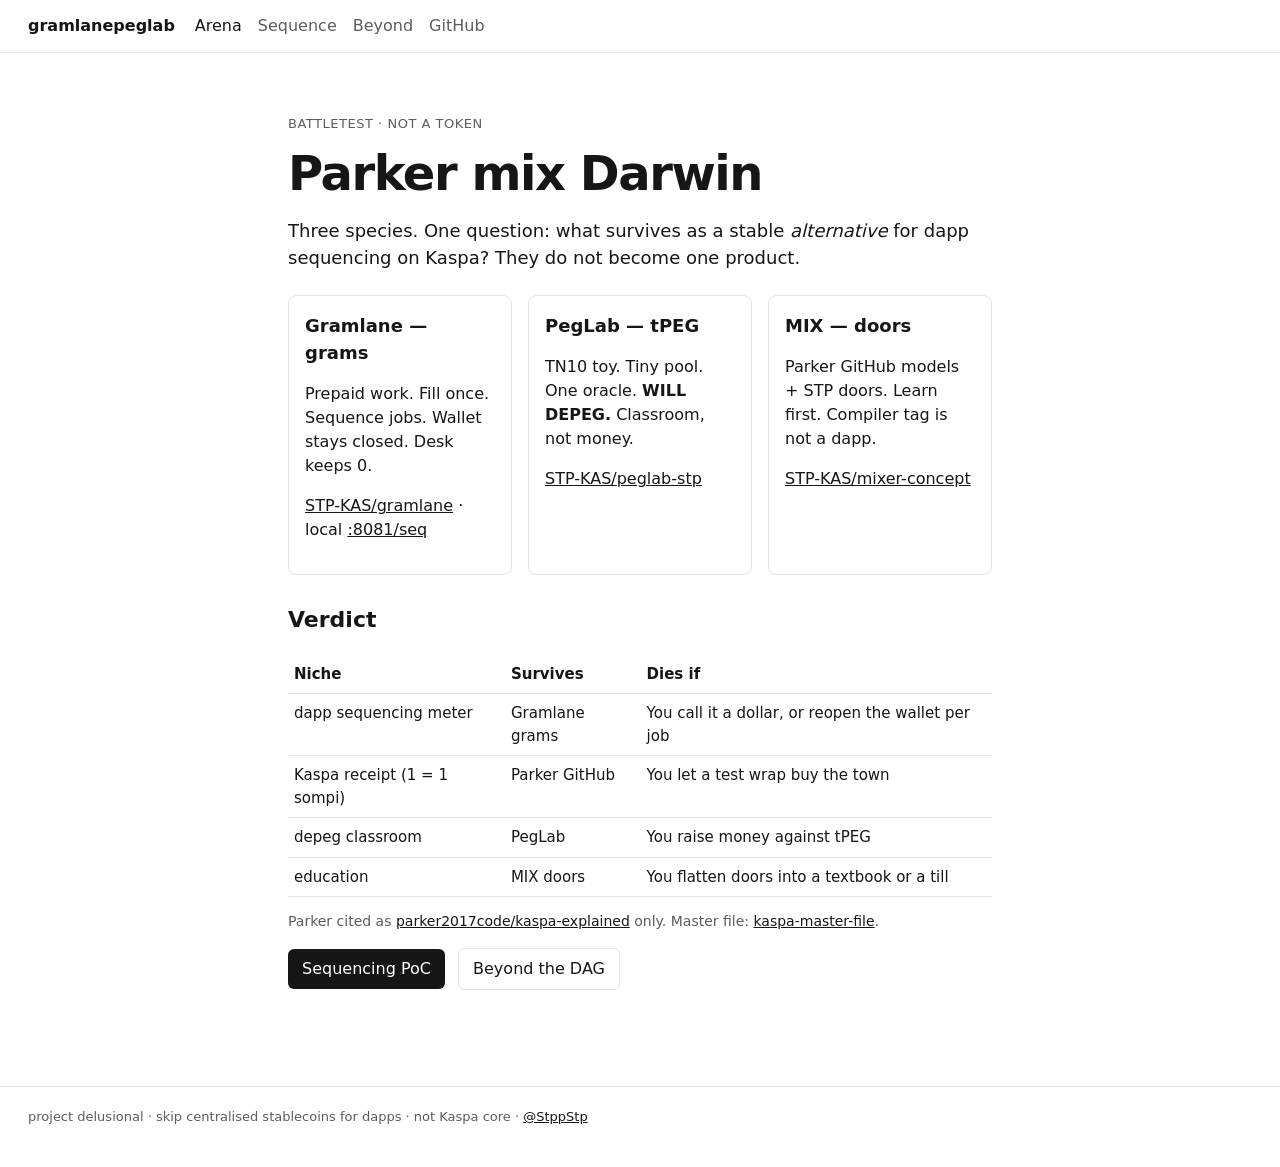
<file: web/index.html>
<!DOCTYPE html>
<html lang="en">
<head>
  <meta charset="utf-8" />
  <meta name="viewport" content="width=device-width, initial-scale=1" />
  <title>Parker mix Darwin · gramlanepeglab</title>
  <link rel="stylesheet" href="style.css" />
</head>
<body>
  <header>
    <a class="brand" href="/">gramlanepeglab</a>
    <nav>
      <a class="on" href="/">Arena</a>
      <a href="/seq.html">Sequence</a>
      <a href="/beyond.html">Beyond</a>
      <a href="https://github.com/STP-KAS/gramlanepeglab">GitHub</a>
    </nav>
  </header>
  <main>
    <p class="kicker">battletest · not a token</p>
    <h1>Parker mix Darwin</h1>
    <p class="lede">Three species. One question: what survives as a stable <em>alternative</em> for dapp sequencing on Kaspa? They do not become one product.</p>

    <div class="grid">
      <article>
        <h3>Gramlane — grams</h3>
        <p>Prepaid work. Fill once. Sequence jobs. Wallet stays closed. Desk keeps 0.</p>
        <p><a href="https://github.com/STP-KAS/gramlane">STP-KAS/gramlane</a> · local <a href="http://127.0.0.1:8081/seq">:8081/seq</a></p>
      </article>
      <article>
        <h3>PegLab — tPEG</h3>
        <p>TN10 toy. Tiny pool. One oracle. <strong>WILL DEPEG.</strong> Classroom, not money.</p>
        <p><a href="https://github.com/STP-KAS/peglab-stp">STP-KAS/peglab-stp</a></p>
      </article>
      <article>
        <h3>MIX — doors</h3>
        <p>Parker GitHub models + STP doors. Learn first. Compiler tag is not a dapp.</p>
        <p><a href="https://github.com/STP-KAS/mixer-concept">STP-KAS/mixer-concept</a></p>
      </article>
    </div>

    <h2>Verdict</h2>
    <table>
      <tr><th>Niche</th><th>Survives</th><th>Dies if</th></tr>
      <tr><td>dapp sequencing meter</td><td>Gramlane grams</td><td>You call it a dollar, or reopen the wallet per job</td></tr>
      <tr><td>Kaspa receipt (1 = 1 sompi)</td><td>Parker GitHub</td><td>You let a test wrap buy the town</td></tr>
      <tr><td>depeg classroom</td><td>PegLab</td><td>You raise money against tPEG</td></tr>
      <tr><td>education</td><td>MIX doors</td><td>You flatten doors into a textbook or a till</td></tr>
    </table>
    <p class="tiny">Parker cited as <a href="https://github.com/parker2017code/kaspa-explained">parker2017code/kaspa-explained</a> only. Master file: <a href="https://github.com/STP-KAS/kaspa-master-file">kaspa-master-file</a>.</p>
    <p><a class="btn" href="/seq.html">Sequencing PoC</a> <a class="btn ghost" href="/beyond.html">Beyond the DAG</a></p>
  </main>
  <footer>
    project delusional · skip centralised stablecoins for dapps · not Kaspa core · <a href="https://x.com/StppStp">@StppStp</a>
  </footer>
</body>
</html>
</file>
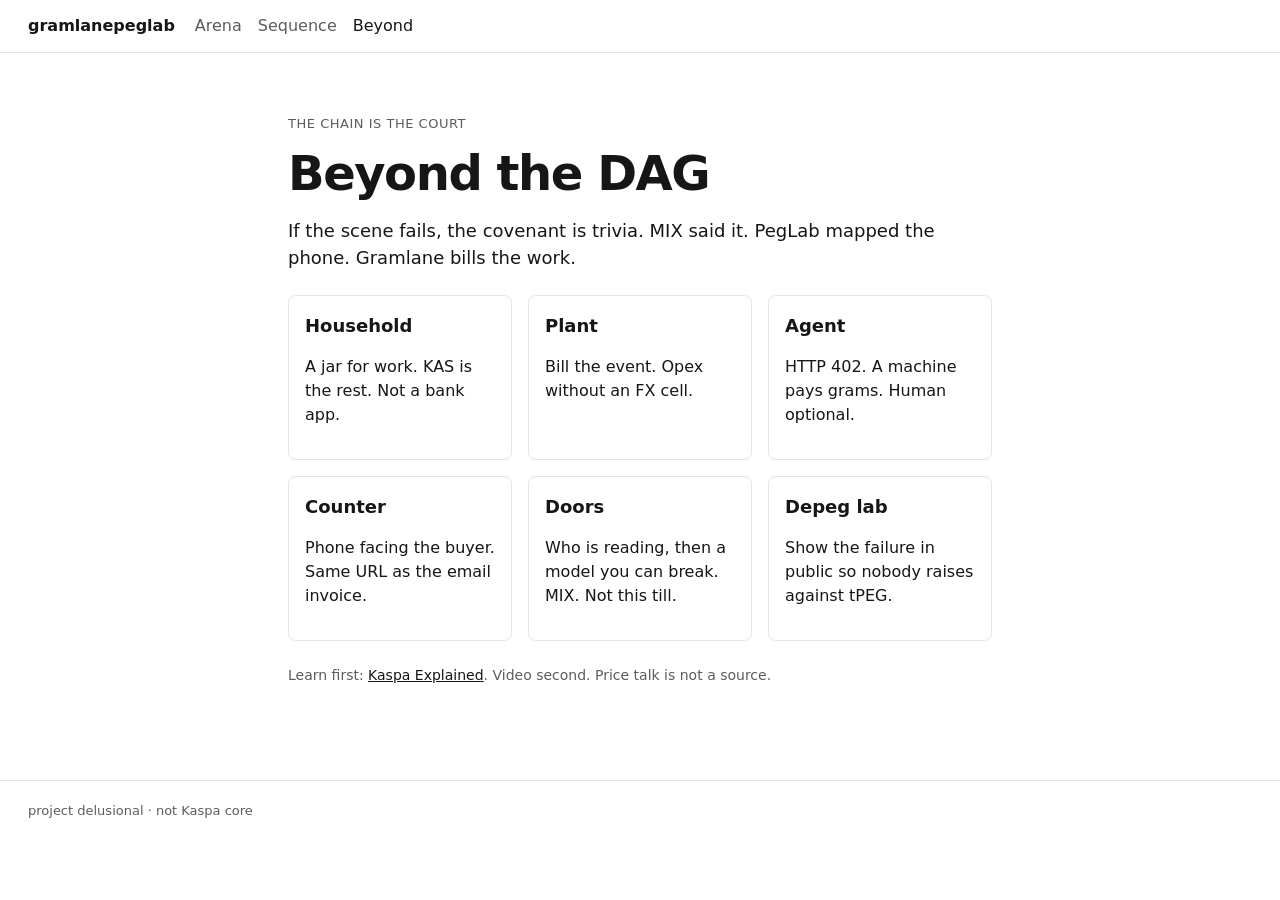
<file: web/beyond.html>
<!DOCTYPE html>
<html lang="en">
<head>
  <meta charset="utf-8" />
  <meta name="viewport" content="width=device-width, initial-scale=1" />
  <title>Beyond the DAG · gramlanepeglab</title>
  <link rel="stylesheet" href="style.css" />
</head>
<body>
  <header>
    <a class="brand" href="/">gramlanepeglab</a>
    <nav>
      <a href="/">Arena</a>
      <a href="/seq.html">Sequence</a>
      <a class="on" href="/beyond.html">Beyond</a>
    </nav>
  </header>
  <main>
    <p class="kicker">the chain is the court</p>
    <h1>Beyond the DAG</h1>
    <p class="lede">If the scene fails, the covenant is trivia. MIX said it. PegLab mapped the phone. Gramlane bills the work.</p>
    <div class="grid">
      <article>
        <h3>Household</h3>
        <p>A jar for work. KAS is the rest. Not a bank app.</p>
      </article>
      <article>
        <h3>Plant</h3>
        <p>Bill the event. Opex without an FX cell.</p>
      </article>
      <article>
        <h3>Agent</h3>
        <p>HTTP 402. A machine pays grams. Human optional.</p>
      </article>
      <article>
        <h3>Counter</h3>
        <p>Phone facing the buyer. Same URL as the email invoice.</p>
      </article>
      <article>
        <h3>Doors</h3>
        <p>Who is reading, then a model you can break. MIX. Not this till.</p>
      </article>
      <article>
        <h3>Depeg lab</h3>
        <p>Show the failure in public so nobody raises against tPEG.</p>
      </article>
    </div>
    <p class="tiny">Learn first: <a href="https://kaspaexplained.com/start-here">Kaspa Explained</a>. Video second. Price talk is not a source.</p>
  </main>
  <footer>project delusional · not Kaspa core</footer>
</body>
</html>
</file>
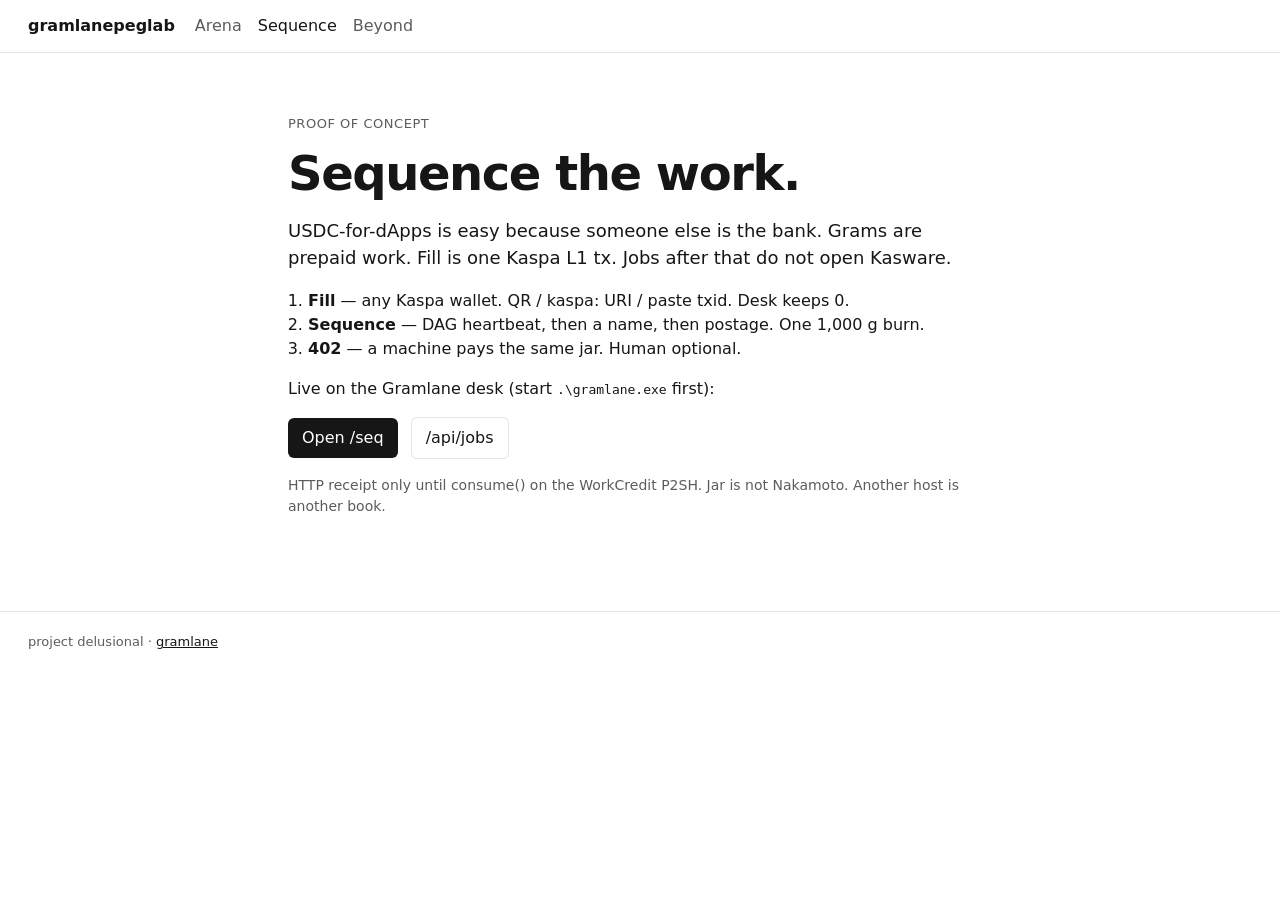
<file: web/seq.html>
<!DOCTYPE html>
<html lang="en">
<head>
  <meta charset="utf-8" />
  <meta name="viewport" content="width=device-width, initial-scale=1" />
  <title>Sequence · gramlanepeglab</title>
  <link rel="stylesheet" href="style.css" />
</head>
<body>
  <header>
    <a class="brand" href="/">gramlanepeglab</a>
    <nav>
      <a href="/">Arena</a>
      <a class="on" href="/seq.html">Sequence</a>
      <a href="/beyond.html">Beyond</a>
    </nav>
  </header>
  <main>
    <p class="kicker">proof of concept</p>
    <h1>Sequence the work.</h1>
    <p class="lede">USDC-for-dApps is easy because someone else is the bank. Grams are prepaid work. Fill is one Kaspa L1 tx. Jobs after that do not open Kasware.</p>
    <ol>
      <li><strong>Fill</strong> — any Kaspa wallet. QR / kaspa: URI / paste txid. Desk keeps 0.</li>
      <li><strong>Sequence</strong> — DAG heartbeat, then a name, then postage. One 1,000 g burn.</li>
      <li><strong>402</strong> — a machine pays the same jar. Human optional.</li>
    </ol>
    <p>Live on the Gramlane desk (start <span class="mono">.\gramlane.exe</span> first):</p>
    <p><a class="btn" href="http://127.0.0.1:8081/seq">Open /seq</a> <a class="btn ghost" href="http://127.0.0.1:8081/api/jobs">/api/jobs</a></p>
    <p class="tiny">HTTP receipt only until consume() on the WorkCredit P2SH. Jar is not Nakamoto. Another host is another book.</p>
  </main>
  <footer>project delusional · <a href="https://github.com/STP-KAS/gramlane">gramlane</a></footer>
</body>
</html>
</file>
<file: web/style.css>
:root { --ink:#161616; --muted:#5c5c5c; --line:#e4e4e0; --mint:#0b6b4a; }
* { box-sizing: border-box; }
html, body { margin: 0; background: #fff; color: var(--ink); font-family: "Segoe UI", system-ui, sans-serif; line-height: 1.5; }
header { display: flex; gap: 20px; align-items: center; padding: 14px 28px; border-bottom: 1px solid var(--line); position: sticky; top: 0; background: #fffc; }
.brand { font-weight: 600; color: var(--ink); text-decoration: none; }
nav { display: flex; gap: 16px; flex-wrap: wrap; }
nav a { color: var(--muted); text-decoration: none; }
nav a.on, nav a:hover { color: var(--ink); }
main { max-width: 760px; margin: 0 auto; padding: 48px 28px 80px; }
h1 { font-size: clamp(32px, 5vw, 48px); letter-spacing: -0.03em; line-height: 1.1; margin: 0 0 12px; }
h2 { font-size: 22px; margin-top: 28px; }
h3 { font-size: 18px; margin: 0 0 8px; }
.kicker { color: var(--muted); font-size: 13px; letter-spacing: 0.04em; text-transform: uppercase; }
.lede { font-size: 18px; }
.tiny { color: var(--muted); font-size: 14px; }
.mono { font-family: ui-monospace, Consolas, monospace; font-size: 13px; }
.grid { display: grid; gap: 16px; grid-template-columns: repeat(auto-fit, minmax(200px, 1fr)); margin: 24px 0; }
article { border: 1px solid var(--line); padding: 16px; border-radius: 8px; }
table { width: 100%; border-collapse: collapse; font-size: 15px; }
td, th { text-align: left; padding: 8px 6px; border-bottom: 1px solid var(--line); vertical-align: top; }
.btn { display: inline-block; background: var(--ink); color: #fff; text-decoration: none; padding: 8px 14px; border-radius: 6px; margin-right: 8px; }
.btn.ghost { background: #fff; color: var(--ink); border: 1px solid var(--line); }
footer { padding: 20px 28px 40px; color: var(--muted); font-size: 13px; border-top: 1px solid var(--line); }
a { color: var(--ink); }
ol { padding-left: 20px; }
</file>
